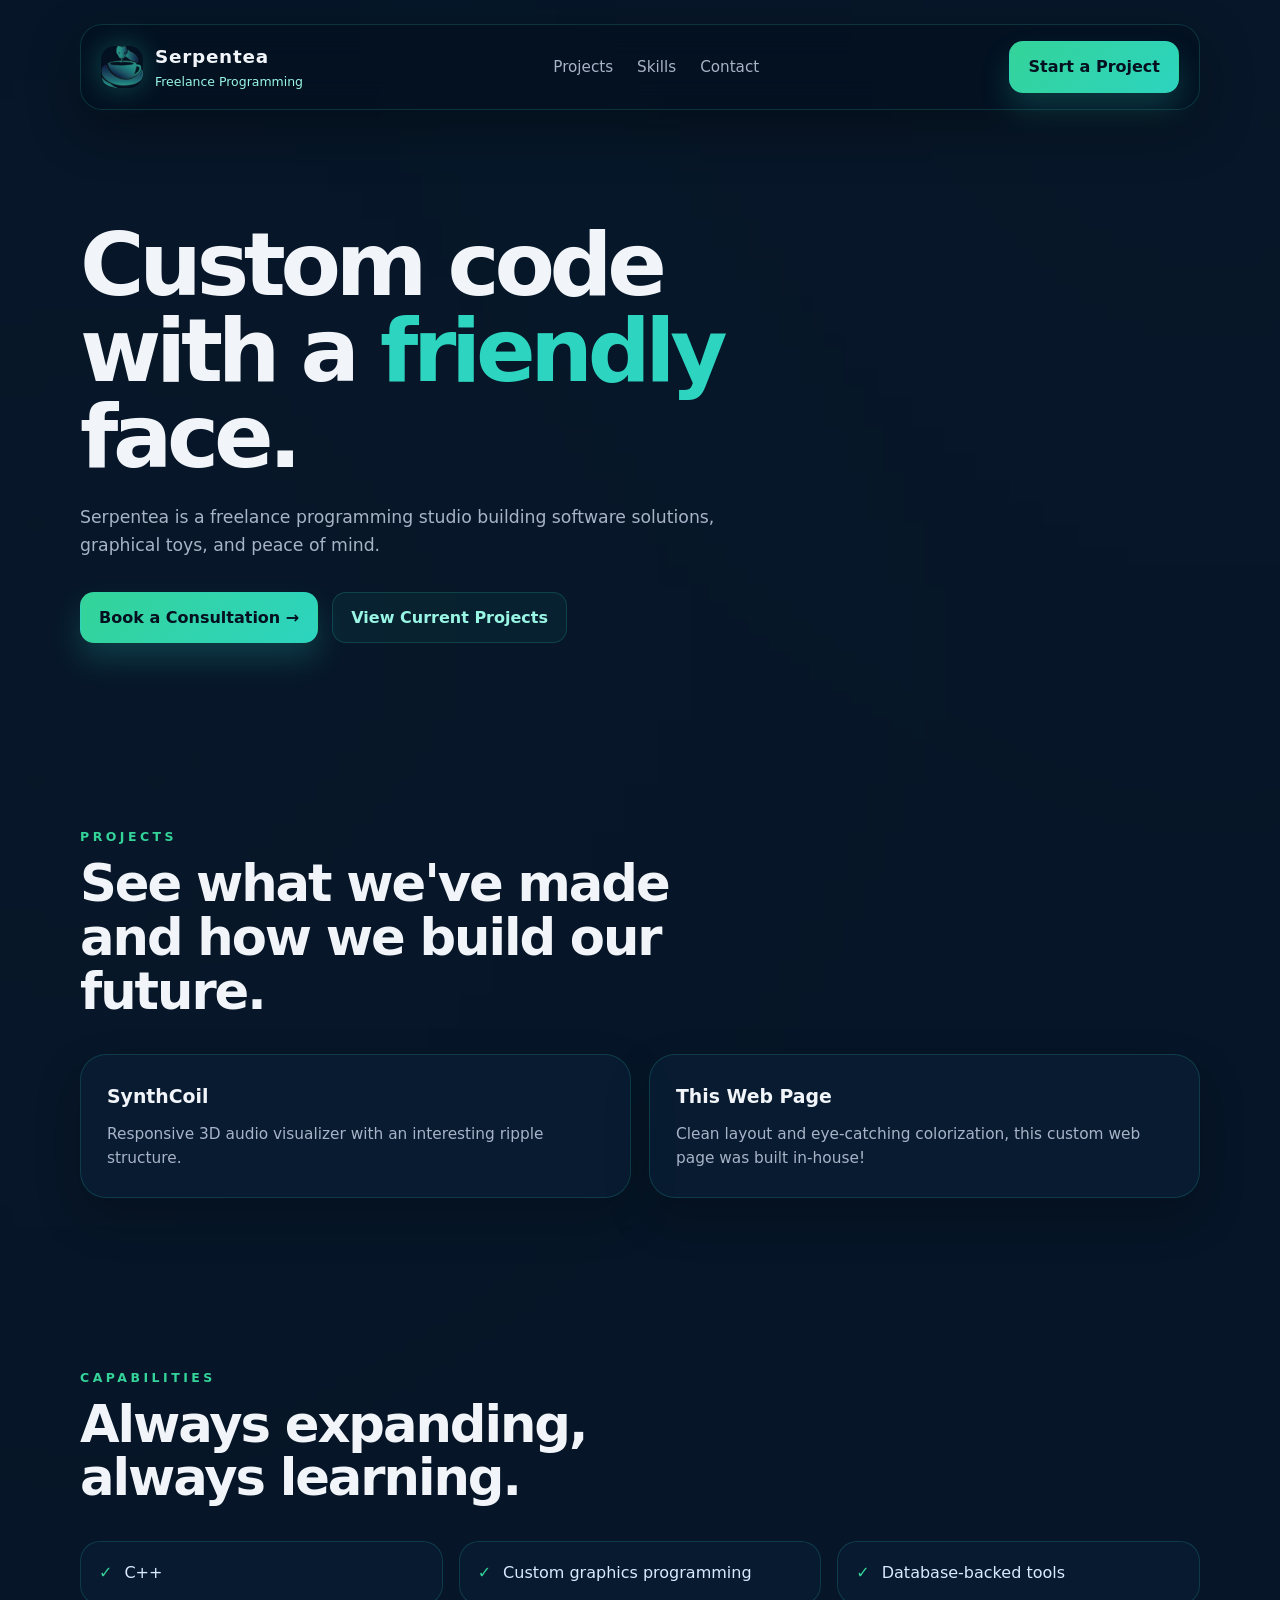
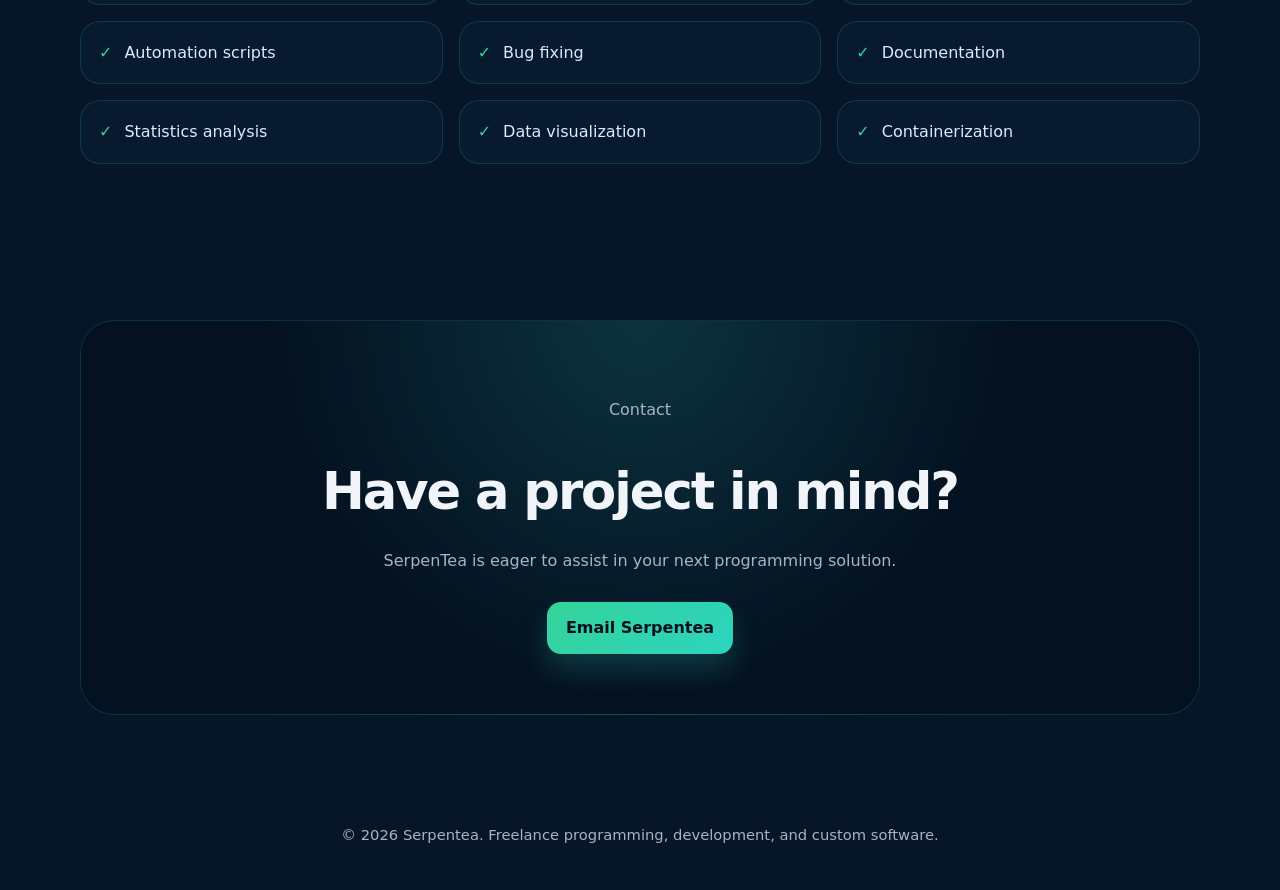
<file: index.html>
<!DOCTYPE html>
<html>
<head>
    <meta charset="UTF-8">
    <title></title>
    <link rel="stylesheet" href="static/css/style.css?v=0.1">
</head>
<body>
  <div class="page">
    <header>
      <div class="container">
        <div class="navbar">
          <a class="brand" href="/" aria-label="Serpentea home">
            <img class="brand-mark" src="static/images/logo.png" alt="Serpentea logo provided by artist Angel Thao">
            <div>
              <h1>Serpentea</h1>
              <p>Freelance Programming</p>
            </div>
          </a>

          <nav aria-label="Primary navigation">
            <a href="/#projects">Projects</a>
            <a href="/#skills">Skills</a>
            <a href="/#contact">Contact</a>
          </nav>

          <a class="button primary" href="mailto:consult@serpentea.net">Start a Project</a>
        </div>
      </div>
    </header>

    <main>
        <div class="glow one"></div>
        <div class="glow two"></div>
        <div class="hero container">
            <h2>Custom code with a <span>friendly</span> face.</h2>
            <p>
                Serpentea is a freelance programming studio building software solutions, 
                graphical toys, and peace of mind.
            </p>
            <div class="hero-actions">
                <a class="button primary" href="#contact">Book a Consultation →</a>
                <a class="button secondary" href="#projects">View Current Projects</a>
            </div>
        </div>

        <section id="projects">
            <div class="container">
                <div class="section-heading">
                    <p class="label">Projects</p>
                    <h2>See what we've made and how we build our future.</h2>
                </div>

                <div class="projects-grid">
                    <article class="card">
                        <h3>SynthCoil</h3>
                        <p>Responsive 3D audio visualizer with an interesting ripple structure.</p>
                    </article>

                    <article class="card">
                        <h3>This Web Page</h3>
                        <p>Clean layout and eye-catching colorization, this custom web page was built in-house!</p>
                    </article>
                </div>
            </div>
        </section>

        <section id="skills">
            <div class="container">
                <div class="section-heading">
                    <p class="label">Capabilities</p>
                    <h2>Always expanding, always learning.</h2>
                </div>

                <div class="skills">
                    <div class="skill"><span class="check">✓</span> C++</div>
                    <div class="skill"><span class="check">✓</span> Custom graphics programming</div>
                    <div class="skill"><span class="check">✓</span> Database-backed tools</div>
                    <div class="skill"><span class="check">✓</span> Automation scripts</div>
                    <div class="skill"><span class="check">✓</span> Bug fixing</div>
                    <div class="skill"><span class="check">✓</span> Documentation</div>
                    <div class="skill"><span class="check">✓</span> Statistics analysis</div>
                    <div class="skill"><span class="check">✓</span> Data visualization</div>
                    <div class="skill"><span class="check">✓</span> Containerization</div>
                </div>
            </div>
        </section>

        <section id="contact">
            <div class="container contact">
                <p class="label">Contact</p>
                <h2>Have a project in mind?</h2>
                <p>SerpenTea is eager to assist in your next programming solution.</p>
                <a class="button primary" href="mailto:contact@serpentea.net">Email Serpentea</a>
            </div>
        </section>
    </main>
</div>
</body>
<footer>
    <div class="container">
    <p>© 2026 Serpentea. Freelance programming, development, and custom software.</p>
    </div>
</footer>
</html>
</file>
<file: static/css/style.css>
:root {
  --dark-blue: #061527;
  --deep-blue: #04101f;
  --card-blue: #0b2038;
  --teal: #2dd4bf;
  --green: #34d399;
  --soft-teal: #99f6e4;
  --text: #f1f5f9;
  --muted: #a8b3c7;
  --border: rgba(45, 212, 191, 0.18);
  --shadow: rgba(0, 0, 0, 0.35);
}

* {
  box-sizing: border-box;
  margin: 0;
  padding: 0;
}

html {
  scroll-behavior: smooth;
}

body {
  font-family: Inter, system-ui, -apple-system, BlinkMacSystemFont, "Segoe UI", sans-serif;
  background: var(--dark-blue);
  color: var(--text);
  line-height: 1.6;
}

a {
  color: inherit;
  text-decoration: none;
}

.page {
  min-height: 100vh;
  overflow: hidden;
  position: relative;
}

.glow {
  position: absolute;
  width: 25vw;
  height: 25vh;
  filter: blur(50vh);
  opacity: 0.3;
  pointer-events: none;
}

.glow.one {
  top: -120px;
  right: -90px;
  background: var(--soft-teal);
}

.glow.two {
  top: 60vh;
  left: -5vw;
  background: var(--soft-teal);
}

.container {
  width: min(1120px, calc(100% - 40px));
  margin: 0 auto;
  position: relative;
  z-index: 1;
}

header {
  padding: 24px 0;
}

.navbar {
  display: flex;
  align-items: center;
  justify-content: space-between;
  gap: 24px;
  padding: 16px 20px;
  border: 1px solid var(--border);
  border-radius: 22px;
  background: rgba(4, 16, 31, 0.72);
  backdrop-filter: blur(16px);
  box-shadow: 0 18px 50px var(--shadow);
}

.brand {
  display: flex;
  align-items: center;
  gap: 12px;
}

.brand-mark {
  width: 42px;
  height: 42px;
  display: grid;
  place-items: center;
  border-radius: 14px;
  color: var(--deep-blue);
  text-shadow: 0 0 4px var(--soft-teal);
  font-weight: 900;
  font-size: 19px;
  box-shadow: 0 0 28px rgba(45, 212, 191, 0.3);
}

.brand h1 {
  font-size: 1.15rem;
  letter-spacing: 0.04em;
}

.brand p {
  color: var(--soft-teal);
  font-size: 0.78rem;
}

nav {
  display: flex;
  align-items: center;
  gap: 24px;
  color: var(--muted);
  font-size: 0.95rem;
}

nav a:hover {
  color: var(--teal);
}

.button {
  display: inline-flex;
  align-items: center;
  justify-content: center;
  gap: 8px;
  padding: 12px 18px;
  border-radius: 14px;
  border: 1px solid transparent;
  font-weight: 700;
  transition: 0.2s ease;
  cursor: pointer;
}

.button.primary {
  background: linear-gradient(135deg, var(--green), var(--teal));
  color: var(--deep-blue);
  box-shadow: 0 16px 30px rgba(45, 212, 191, 0.2);
}

.button.primary:hover {
  transform: translateY(-2px);
  box-shadow: 0 20px 38px rgba(45, 212, 191, 0.28);
}

.button.secondary {
  border-color: var(--border);
  color: var(--soft-teal);
  background: rgba(45, 212, 191, 0.06);
}

.button.secondary:hover {
  background: rgba(45, 212, 191, 0.12);
}

.hero {
  align-items: center;
  gap: 52px;
  padding: 88px 0 92px;
}

.hero h2 {
  max-width: 760px;
  font-size: clamp(2.6rem, 7vw, 5.5rem);
  line-height: 0.98;
  letter-spacing: -0.06em;
}

.hero h2 span {
  color: var(--teal);
}

.hero p {
  max-width: 640px;
  margin-top: 24px;
  color: var(--muted);
  font-size: 1.08rem;
}

.hero-actions {
  display: flex;
  flex-wrap: wrap;
  gap: 14px;
  margin-top: 32px;
}

.window-dots {
  display: flex;
  gap: 8px;
  margin-bottom: 14px;
}

.window-dots span {
  width: 12px;
  height: 12px;
  border-radius: 50%;
  background: var(--teal);
  opacity: 0.8;
}

.window-dots span:nth-child(2) {
  background: var(--green);
}

.window-dots span:nth-child(3) {
  background: #38bdf8;
}

pre {
  overflow-x: auto;
  padding: 28px;
  border-radius: 22px;
  background: #020b16;
  color: #cbd5e1;
  font-size: 0.95rem;
  line-height: 1.8;
}

.keyword { color: var(--green); }
.string { color: var(--soft-teal); }
.comment { color: #5eead4; opacity: 0.85; }

section {
  padding: 78px 0;
}

.section-heading {
  max-width: 680px;
  margin-bottom: 36px;
}

.section-heading .label {
  margin-bottom: 10px;
  color: var(--green);
  font-size: 0.78rem;
  font-weight: 800;
  letter-spacing: 0.28em;
  text-transform: uppercase;
}

.section-heading h2 {
  font-size: clamp(2rem, 4vw, 3.2rem);
  line-height: 1.05;
  letter-spacing: -0.04em;
}

.section-heading p {
  margin-top: 14px;
  color: var(--muted);
}

.projects-grid {
  display: grid;
  grid-template-columns: repeat(2, 1fr);
  gap: 18px;
}

.card {
  padding: 26px;
  border: 1px solid var(--border);
  border-radius: 26px;
  background: rgba(11, 32, 56, 0.62);
  box-shadow: 0 20px 45px rgba(0, 0, 0, 0.22);
}

.icon {
  width: 48px;
  height: 48px;
  display: grid;
  place-items: center;
  margin-bottom: 18px;
  border-radius: 16px;
  background: rgba(45, 212, 191, 0.1);
  color: var(--teal);
  font-size: 1.45rem;
}

.card h3 {
  margin-bottom: 10px;
  font-size: 1.18rem;
}

.card p {
  color: var(--muted);
  font-size: 0.96rem;
}

.process {
  display: grid;
  grid-template-columns: 0.9fr 1.1fr;
  gap: 38px;
  padding: 44px;
  border: 1px solid var(--border);
  border-radius: 34px;
  background: linear-gradient(135deg, rgba(4, 16, 31, 0.9), rgba(6, 78, 59, 0.22));
  box-shadow: 0 26px 60px rgba(0, 0, 0, 0.28);
}

.steps {
  display: grid;
  gap: 14px;
}

.step {
  display: flex;
  gap: 14px;
  padding: 16px;
  border: 1px solid var(--border);
  border-radius: 20px;
  background: rgba(4, 16, 31, 0.55);
}

.number {
  flex: 0 0 auto;
  width: 34px;
  height: 34px;
  display: grid;
  place-items: center;
  border-radius: 50%;
  background: var(--green);
  color: var(--deep-blue);
  font-weight: 900;
}

.step p {
  color: var(--muted);
  font-size: 0.93rem;
}

.skills {
  display: grid;
  grid-template-columns: repeat(3, 1fr);
  gap: 16px;
}

.skill {
  display: flex;
  align-items: center;
  gap: 12px;
  padding: 18px;
  border: 1px solid var(--border);
  border-radius: 20px;
  background: rgba(11, 32, 56, 0.52);
  color: #dbeafe;
}

.check {
  color: var(--green);
  font-weight: 900;
}

.contact {
  text-align: center;
  padding: 60px 28px;
  border: 1px solid var(--border);
  border-radius: 34px;
  background: radial-gradient(circle at top, rgba(45, 212, 191, 0.16), rgba(4, 16, 31, 0.8) 55%);
}

.contact h2 {
  font-size: clamp(2rem, 4vw, 3.3rem);
  letter-spacing: -0.04em;
}

.contact p {
  max-width: 640px;
  margin: 16px auto 28px;
  color: var(--muted);
}

footer {
  padding: 30px 0 44px;
  color: var(--muted);
  text-align: center;
  font-size: 0.92rem;
}
</file>
